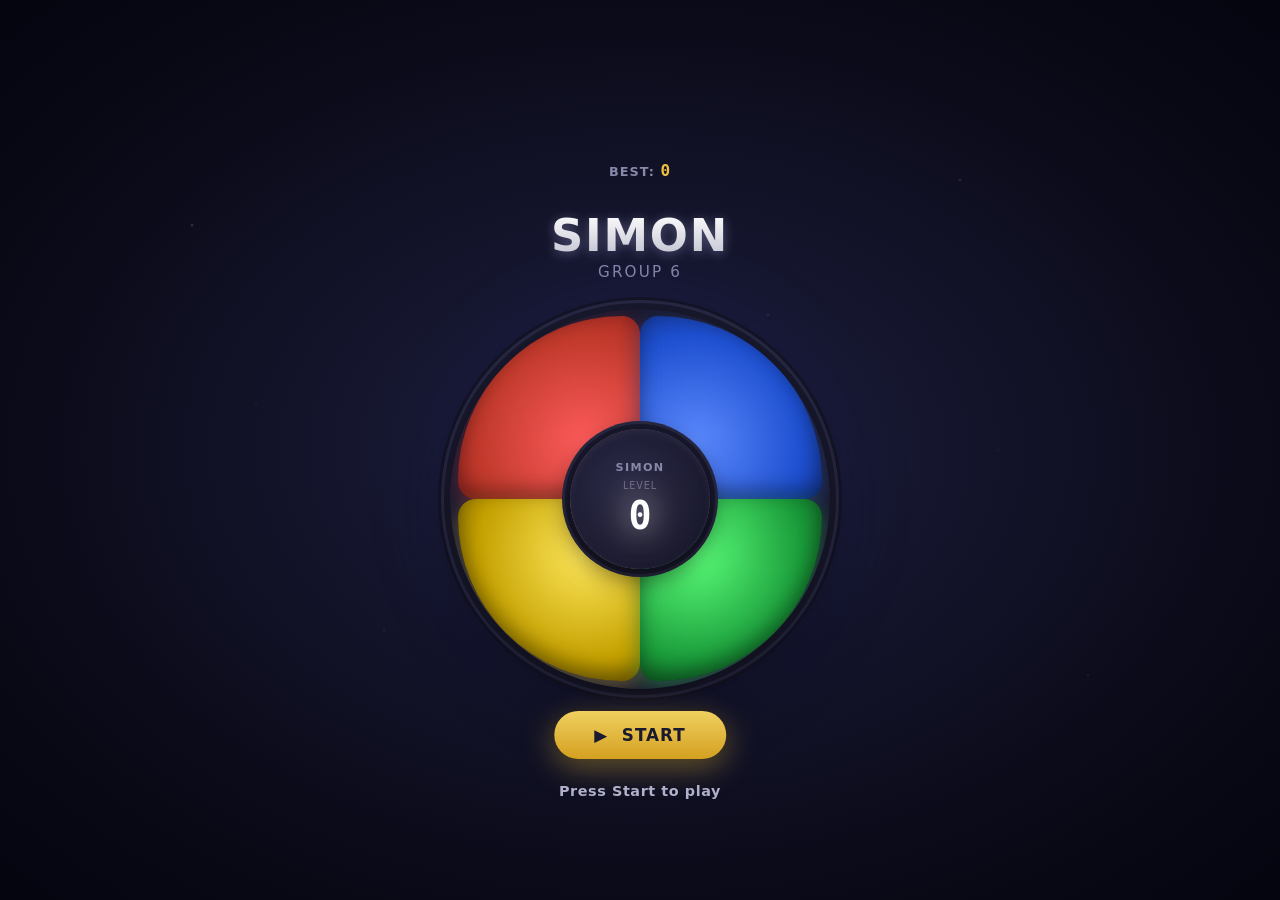
<file: index.html>
<!DOCTYPE html>
<html lang="en">
<head>
    <meta charset="UTF-8">
    <meta name="viewport" content="width=device-width, initial-scale=1.0">
    <title>Simon Game</title>
    <link rel="stylesheet" href="styles.css">
</head>
<body>
    <div class="app-wrapper">
        <div class="title-area">
            <h1>SIMON</h1>
            <p class="subtitle">Group 6</p>
        </div>

        <div class="high-score-display" id="highScoreDisplay">
            Best: <span id="highScoreValue">0</span>
        </div>

        <div class="game-container" id="gameContainer">
            <div class="board">
                <button class="btn-simon btn-red" id="btnRed" data-color="red" aria-label="Red button"></button>
                <button class="btn-simon btn-blue" id="btnBlue" data-color="blue" aria-label="Blue button"></button>
                <button class="btn-simon btn-yellow" id="btnYellow" data-color="yellow" aria-label="Yellow button"></button>
                <button class="btn-simon btn-green" id="btnGreen" data-color="green" aria-label="Green button"></button>
            </div>

            <div class="center-console">
                <span class="brand">SIMON</span>
                <span class="level-label">Level</span>
                <span class="level-value" id="levelDisplay">0</span>
            </div>

            <button class="btn-start" id="btnStart" title="Start Game">▶&nbsp; Start</button>

            <div class="message-area">
                <span class="message-text" id="messageText">Press Start to play</span>
            </div>
        </div>
    </div>

    <div class="overlay hidden" id="gameOverOverlay">
        <div class="overlay-card">
            <h2>Game Over</h2>
            <p class="stat-line">You reached</p>
            <p class="final-score" id="finalScore">Level 0</p>
            <p class="stat-line" id="finalHighScore">Best: Level 0</p>
            <button class="btn-restart" id="btnRestart">🔄&nbsp; Play Again</button>
        </div>
    </div>

    <script src="script.js"></script>
</body>
</html>
</file>
<file: styles.css>
:root {
    --bg: #1a1a2e;
    --surface: #16213e;
    --text: #e0e0e0;
    --text-secondary: #a0a0b8;
    --red: #ff3b3b;
    --red-glow: #ff3b3b88;
    --red-active: #ff6b6b;
    --blue: #3b7fff;
    --blue-glow: #3b7fff88;
    --blue-active: #6b9fff;
    --green: #3bff6b;
    --green-glow: #3bff6b88;
    --green-active: #6bff99;
    --yellow: #ffd73b;
    --yellow-glow: #ffd73b88;
    --yellow-active: #ffe66b;
    --gold: #f0c040;
    --center-bg: #1a1a2e;
    --border-subtle: #2a2a45;
    --shadow-lg: 0 20px 60px rgba(0, 0, 0, 0.5);
    --radius-xl: 50%;
    --radius-lg: 16px;
    --radius-md: 10px;
    --font-mono: 'SF Mono', 'Cascadia Code', 'Consolas', 'Monaco', monospace;
    --font-sans: 'Segoe UI', 'Inter', system-ui, -apple-system, sans-serif;
}

* {
    margin: 0;
    padding: 0;
    box-sizing: border-box;
}

body {
    display: flex;
    align-items: center;
    justify-content: center;
    min-height: 100vh;
    background: radial-gradient(ellipse at center, #1e2040 0%, #0a0a18 70%, #050510 100%);
    font-family: var(--font-sans);
    user-select: none;
    -webkit-tap-highlight-color: transparent;
    overflow-x: hidden;
}

body::before {
    content: '';
    position: fixed;
    top: 0;
    left: 0;
    width: 100%;
    height: 100%;
    pointer-events: none;
    z-index: 0;
    background:
        radial-gradient(2px 2px at 15% 25%, #ffffff33, transparent),
        radial-gradient(2px 2px at 75% 20%, #ffffff22, transparent),
        radial-gradient(1px 1px at 30% 70%, #ffffff33, transparent),
        radial-gradient(1px 1px at 65% 60%, #ffffff28, transparent),
        radial-gradient(2px 2px at 50% 80%, #ffffff22, transparent),
        radial-gradient(1px 1px at 85% 75%, #ffffff30, transparent),
        radial-gradient(1px 1px at 20% 45%, #ffffff25, transparent),
        radial-gradient(2px 2px at 60% 35%, #ffffff1a, transparent),
        radial-gradient(1px 1px at 40% 55%, #ffffff2c, transparent),
        radial-gradient(1px 1px at 78% 50%, #ffffff20, transparent);
    animation: twinkle 6s ease-in-out infinite alternate;
}

@keyframes twinkle {
    0% { opacity: 0.5; }
    50% { opacity: 0.9; }
    100% { opacity: 0.6; }
}

.app-wrapper {
    position: relative;
    z-index: 1;
    display: flex;
    flex-direction: column;
    align-items: center;
    gap: 28px;
}

.title-area {
    text-align: center;
}

.title-area h1 {
    font-size: 2.8rem;
    font-weight: 800;
    letter-spacing: 0.04em;
    color: #ffffff;
    text-transform: uppercase;
    background: linear-gradient(180deg, #ffffff 0%, #c0c0d0 100%);
    -webkit-background-clip: text;
    -webkit-text-fill-color: transparent;
    background-clip: text;
    filter: drop-shadow(0 2px 6px rgba(200, 200, 255, 0.35));
    margin: 0;
    line-height: 1.1;
}

.title-area .subtitle {
    font-size: 0.95rem;
    font-weight: 500;
    letter-spacing: 0.14em;
    color: #8888aa;
    text-transform: uppercase;
    margin-top: 2px;
}

.game-container {
    position: relative;
    width: 380px;
    height: 380px;
    display: flex;
    align-items: center;
    justify-content: center;
}

.board {
    position: relative;
    width: 100%;
    height: 100%;
    border-radius: var(--radius-xl);
    background: #1a1a30;
    box-shadow: var(--shadow-lg), 0 0 0 6px #1a1a30, 0 0 0 9px #2a2a48, 0 0 0 12px #15152a, 0 0 80px rgba(60, 60, 160, 0.25);
    overflow: hidden;
}

.btn-simon {
    position: absolute;
    width: 48%;
    height: 48%;
    border: none;
    cursor: pointer;
    transition: transform 0.1s ease, filter 0.15s ease, box-shadow 0.15s ease;
    outline: none;
    -webkit-tap-highlight-color: transparent;
    z-index: 2;
}

.btn-simon:active {
    transform: scale(0.94);
}

.btn-simon.pressed {
    transform: scale(0.92);
    filter: brightness(1.5) saturate(1.3);
    z-index: 5;
}

.btn-simon.lit {
    filter: brightness(1.7) saturate(1.5);
    z-index: 4;
    animation: pulse-glow 0.35s ease-out;
}

@keyframes pulse-glow {
    0% { filter: brightness(2.2) saturate(2); box-shadow: 0 0 50px currentColor; }
    100% { filter: brightness(1) saturate(1); box-shadow: 0 0 0px currentColor; }
}

.btn-red {
    top: 2%;
    left: 2%;
    background: radial-gradient(circle at 70% 70%, #ff5c5c 0%, #c0392b 60%, #8b1a1a 100%);
    border-radius: 100% 20px 20px 20px;
    box-shadow: inset 0 -8px 20px rgba(0, 0, 0, 0.4), 0 6px 20px rgba(255, 59, 59, 0.3);
    color: var(--red-glow);
}

.btn-blue {
    top: 2%;
    right: 2%;
    background: radial-gradient(circle at 30% 70%, #5c8aff 0%, #1e4fcf 60%, #0a2060 100%);
    border-radius: 20px 100% 20px 20px;
    box-shadow: inset 0 -8px 20px rgba(0, 0, 0, 0.4), 0 6px 20px rgba(59, 127, 255, 0.3);
    color: var(--blue-glow);
}

.btn-yellow {
    bottom: 2%;
    left: 2%;
    background: radial-gradient(circle at 70% 30%, #ffe85c 0%, #c4a000 60%, #6b5500 100%);
    border-radius: 20px 20px 20px 100%;
    box-shadow: inset 0 -8px 20px rgba(0, 0, 0, 0.4), 0 6px 20px rgba(255, 215, 59, 0.3);
    color: var(--yellow-glow);
}

.btn-green {
    bottom: 2%;
    right: 2%;
    background: radial-gradient(circle at 30% 30%, #5cff7a 0%, #1a9b3a 60%, #0a4018 100%);
    border-radius: 20px 20px 100% 20px;
    box-shadow: inset 0 -8px 20px rgba(0, 0, 0, 0.4), 0 6px 20px rgba(59, 255, 107, 0.3);
    color: var(--green-glow);
}

.btn-red.pressed, .btn-red.lit {
    background: radial-gradient(circle at 70% 70%, #ff8a8a 0%, #ff3b3b 40%, #c0392b 100%);
    box-shadow: inset 0 -4px 14px rgba(0, 0, 0, 0.3), 0 0 60px #ff3b3bcc, 0 0 120px #ff3b3b66;
}

.btn-blue.pressed, .btn-blue.lit {
    background: radial-gradient(circle at 30% 70%, #8ab4ff 0%, #3b7fff 40%, #1e4fcf 100%);
    box-shadow: inset 0 -4px 14px rgba(0, 0, 0, 0.3), 0 0 60px #3b7fffcc, 0 0 120px #3b7fff66;
}

.btn-yellow.pressed, .btn-yellow.lit {
    background: radial-gradient(circle at 70% 30%, #fff08a 0%, #ffd73b 40%, #c4a000 100%);
    box-shadow: inset 0 -4px 14px rgba(0, 0, 0, 0.3), 0 0 60px #ffd73bcc, 0 0 120px #ffd73b66;
}

.btn-green.pressed, .btn-green.lit {
    background: radial-gradient(circle at 30% 30%, #8affa4 0%, #3bff6b 40%, #1a9b3a 100%);
    box-shadow: inset 0 -4px 14px rgba(0, 0, 0, 0.3), 0 0 60px #3bff6bcc, 0 0 120px #3bff6b66;
}

.center-console {
    position: absolute;
    top: 50%;
    left: 50%;
    transform: translate(-50%, -50%);
    width: 140px;
    height: 140px;
    border-radius: var(--radius-xl);
    background: radial-gradient(circle at 40% 40%, #2a2a48 0%, #1a1a30 70%, #111125 100%);
    box-shadow: inset 0 2px 8px rgba(255, 255, 255, 0.06), 0 8px 28px rgba(0, 0, 0, 0.6), 0 0 0 5px #1a1a30, 0 0 0 8px #2a2a45;
    z-index: 6;
    display: flex;
    flex-direction: column;
    align-items: center;
    justify-content: center;
    gap: 6px;
    pointer-events: auto;
}

.center-console .brand {
    font-size: 0.7rem;
    font-weight: 700;
    letter-spacing: 0.12em;
    color: #8888aa;
    text-transform: uppercase;
}

.center-console .level-label {
    font-size: 0.6rem;
    font-weight: 500;
    letter-spacing: 0.1em;
    color: #6a6a88;
    text-transform: uppercase;
}

.center-console .level-value {
    font-family: var(--font-mono);
    font-size: 2.4rem;
    font-weight: 700;
    color: #f0c040;
    line-height: 1;
    text-shadow: 0 0 20px #f0c04088, 0 0 40px #f0c04044;
    transition: all 0.2s ease;
    min-width: 50px;
    text-align: center;
}

.center-console .level-value.pulse {
    animation: score-pop 0.4s cubic-bezier(0.175, 0.885, 0.32, 1.275);
    color: #fff;
    text-shadow: 0 0 30px #ffffffaa, 0 0 60px #f0c04088;
}

@keyframes score-pop {
    0% { transform: scale(1); }
    40% { transform: scale(1.35); }
    100% { transform: scale(1); }
}

.btn-start {
    position: absolute;
    bottom: -70px;
    left: 50%;
    transform: translateX(-50%);
    z-index: 10;
    padding: 14px 40px;
    font-size: 1.05rem;
    font-weight: 700;
    letter-spacing: 0.06em;
    text-transform: uppercase;
    color: #1a1a2e;
    background: linear-gradient(180deg, #f0d060 0%, #d4a020 100%);
    border: none;
    border-radius: 50px;
    cursor: pointer;
    box-shadow: 0 8px 30px rgba(240, 192, 64, 0.4), 0 2px 8px rgba(0, 0, 0, 0.4);
    transition: all 0.25s ease;
    outline: none;
    font-family: var(--font-sans);
}

.btn-start:hover {
    transform: translateX(-50%) translateY(-3px);
    box-shadow: 0 14px 38px rgba(240, 192, 64, 0.55), 0 3px 10px rgba(0, 0, 0, 0.5);
    background: linear-gradient(180deg, #ffe880 0%, #e0b030 100%);
}

.btn-start:active {
    transform: translateX(-50%) translateY(1px);
    box-shadow: 0 4px 16px rgba(240, 192, 64, 0.35), 0 1px 4px rgba(0, 0, 0, 0.5);
}

.btn-start:disabled {
    opacity: 0.5;
    cursor: not-allowed;
    pointer-events: none;
    filter: grayscale(30%);
}

.message-area {
    position: absolute;
    bottom: -120px;
    left: 50%;
    transform: translateX(-50%);
    text-align: center;
    z-index: 10;
    min-height: 28px;
}

.message-text {
    font-size: 0.9rem;
    font-weight: 600;
    letter-spacing: 0.04em;
    color: #b0b0cc;
    transition: all 0.3s ease;
}

.message-text.error {
    color: #ff5c5c;
    animation: shake 0.5s ease;
}

.message-text.success {
    color: #5cff7a;
}

@keyframes shake {
    0%, 100% { transform: translateX(0); }
    20% { transform: translateX(-8px); }
    40% { transform: translateX(8px); }
    60% { transform: translateX(-5px); }
    80% { transform: translateX(5px); }
}

.high-score-display {
    position: absolute;
    top: -50px;
    left: 50%;
    transform: translateX(-50%);
    z-index: 10;
    font-size: 0.8rem;
    font-weight: 600;
    letter-spacing: 0.08em;
    color: #8888aa;
    text-transform: uppercase;
    text-align: center;
}

.high-score-display span {
    color: #f0c040;
    font-family: var(--font-mono);
    font-size: 1rem;
    font-weight: 700;
}

.overlay {
    position: fixed;
    top: 0;
    left: 0;
    width: 100%;
    height: 100%;
    background: rgba(0, 0, 0, 0.7);
    z-index: 100;
    display: flex;
    align-items: center;
    justify-content: center;
    animation: fadeIn 0.3s ease;
}

.overlay.hidden {
    display: none;
}

@keyframes fadeIn {
    from { opacity: 0; }
    to { opacity: 1; }
}

.overlay-card {
    background: #1a1a30;
    border: 2px solid #2a2a48;
    border-radius: var(--radius-lg);
    padding: 36px 40px;
    text-align: center;
    box-shadow: 0 20px 60px rgba(0, 0, 0, 0.7), 0 0 80px rgba(255, 59, 59, 0.25);
    animation: slideUp 0.35s cubic-bezier(0.175, 0.885, 0.32, 1.275);
    max-width: 380px;
    width: 90%;
}

@keyframes slideUp {
    from {
        transform: translateY(40px);
        opacity: 0;
    }
    to {
        transform: translateY(0);
        opacity: 1;
    }
}

.overlay-card h2 {
    font-size: 1.8rem;
    font-weight: 800;
    color: #ff5c5c;
    margin: 0 0 8px;
    letter-spacing: 0.03em;
}

.overlay-card .final-score {
    font-family: var(--font-mono);
    font-size: 3rem;
    font-weight: 700;
    color: #f0c040;
    margin: 8px 0;
    text-shadow: 0 0 30px #f0c04088;
}

.overlay-card .stat-line {
    font-size: 0.85rem;
    color: #a0a0b8;
    margin: 4px 0;
}

.overlay-card .btn-restart {
    margin-top: 20px;
    padding: 13px 36px;
    font-size: 1rem;
    font-weight: 700;
    letter-spacing: 0.05em;
    text-transform: uppercase;
    color: #1a1a2e;
    background: linear-gradient(180deg, #ff6b6b 0%, #d43030 100%);
    border: none;
    border-radius: 50px;
    cursor: pointer;
    box-shadow: 0 8px 28px rgba(255, 59, 59, 0.4);
    transition: all 0.25s ease;
    font-family: var(--font-sans);
}

.overlay-card .btn-restart:hover {
    transform: translateY(-2px);
    box-shadow: 0 14px 36px rgba(255, 59, 59, 0.55);
    background: linear-gradient(180deg, #ff8888 0%, #e84040 100%);
}

@media (max-width: 440px) {
    .game-container { width: 300px; height: 300px; }
    .center-console { width: 110px; height: 110px; }
    .center-console .level-value { font-size: 1.8rem; }
    .center-console .brand { font-size: 0.6rem; }
    .btn-start { bottom: -60px; padding: 12px 30px; font-size: 0.9rem; }
    .message-area { bottom: -100px; }
    .title-area h1 { font-size: 2rem; }
    .high-score-display { top: -42px; font-size: 0.7rem; }
}

@media (max-width: 340px) {
    .game-container { width: 260px; height: 260px; }
    .center-console { width: 95px; height: 95px; }
    .center-console .level-value { font-size: 1.5rem; }
    .center-console .brand { font-size: 0.55rem; }
    .btn-start { padding: 10px 24px; font-size: 0.8rem; bottom: -52px; }
}
</file>
